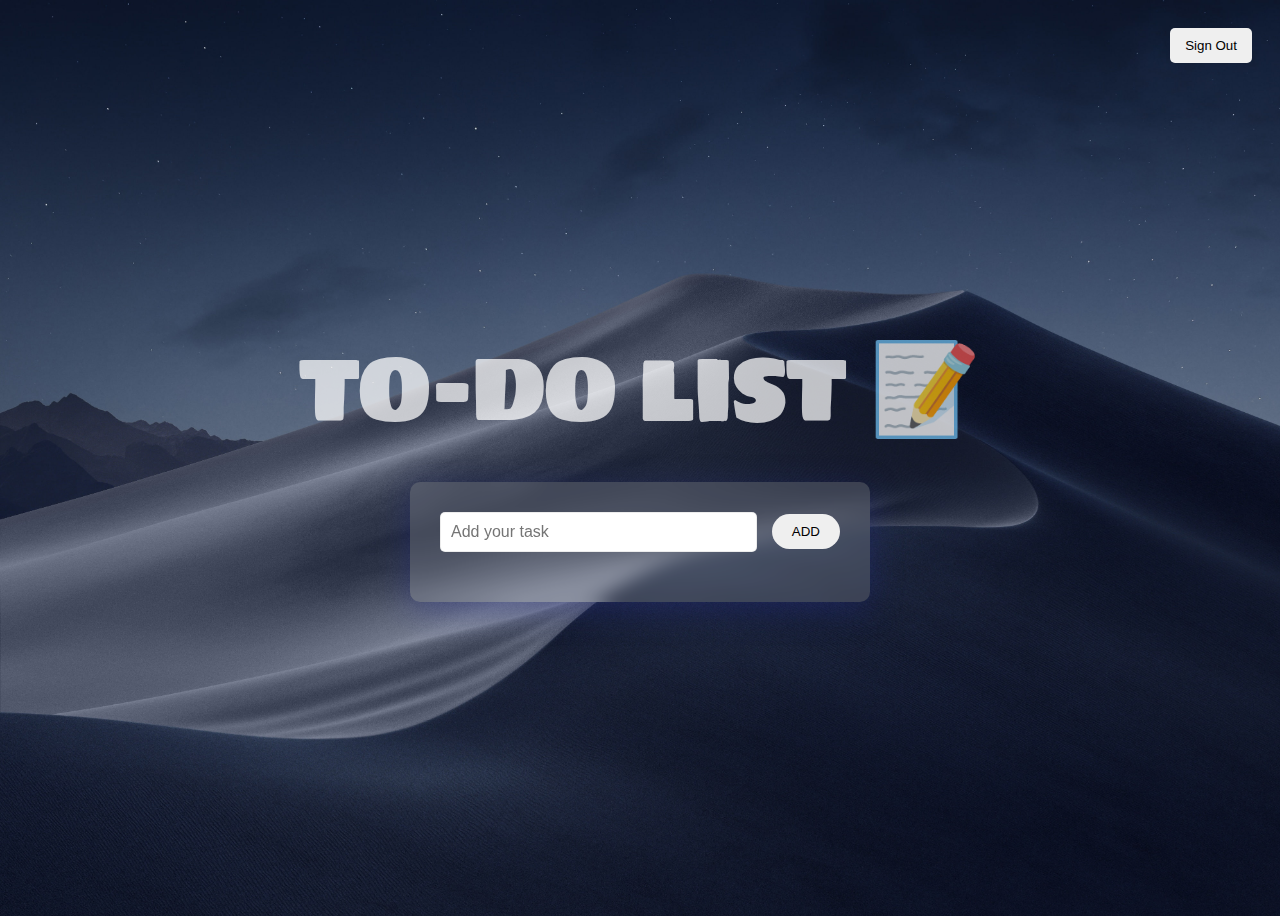
<file: index.html>
<!DOCTYPE html>
<html lang="en">
<head>
    <meta charset="UTF-8">
    <meta name="viewport" content="width=device-width, initial-scale=1.0">
    <title>To-Do List</title>
    <style>
        @import url('https://fonts.googleapis.com/css2?family=Sigmar&display=swap');
        body {
            display: flex;
            flex-direction: column;
            justify-content: center;
            align-items: center;
            height: 100vh;
            background-image: url(bg.jpg);
            background-repeat: no-repeat;
            background-size: cover;
            font-family: Arial, sans-serif;
            position: relative;
        }
        .signout {
            position: absolute;
            top: 20px;
            right: 20px;
            border: none;
            padding: 10px 15px;
            border-radius: 5px;
            cursor: pointer;
        }
        .title {
            font-family: "Sigmar", sans-serif;
            font-weight: 400;
            font-style: normal;
            color: rgba(255, 255, 255, 0.734);
            font-size: 90px;
            margin-bottom: 20px;
        }
        .container {
            padding: 30px;
            background: rgba(255, 255, 255, 0.15);
            box-shadow: 0 8px 32px rgba(31, 38, 135, 0.37);
            backdrop-filter: blur(8.5px);
            border-radius: 10px;
            width: 400px;
        }
        .input-container {
            display: flex;
            align-items: center;
            gap: 15px;
            margin-bottom: 20px;
        }
        input {
            flex: 1;
            padding: 10px;
            border: 1px solid #cccccc5e;
            border-radius: 5px;
            font-size: 16px;
        }
        button {
            padding: 10px 20px;
            border-radius: 50px;
            cursor: pointer;
            border: 0;
            transition: all 0.3s;
        }
        button:hover {
            background-color: hsl(261deg 80% 48%);
            color: white;
        }
        ul {
            list-style: none;
            padding: 0;
        }
        li {
            display: flex;
            justify-content: space-between;
            align-items: center;
            padding: 10px;
            background: rgba(255, 255, 255, 0.15);
            backdrop-filter: blur(8.5px);
            border-radius: 5px;
            font-size: 16px;
            margin-top: 10px;
        }
        li.completed {
            text-decoration: line-through;
            color: gray;
        }
        .edit, .delete {
            background: none;
            border: none;
            cursor: pointer;
        }
        .edit { color: blue; }
        .delete { color: red; }
    </style>
</head>
<body>
    <button class="signout" onclick="signOut()">Sign Out</button>
    <div class="title">TO-DO LIST 📝</div>
    <div class="container">
        <form action="todo.php" method="POST">
            <div class="input-container">
                <input type="text" name="task" placeholder="Add your task">
                <button type="submit" name="add">ADD</button>
            </div>
        </form>
        <ul id="taskList">
            <ul>


            </ul>
        </ul>
    </div>
</body>
</html>
</file>
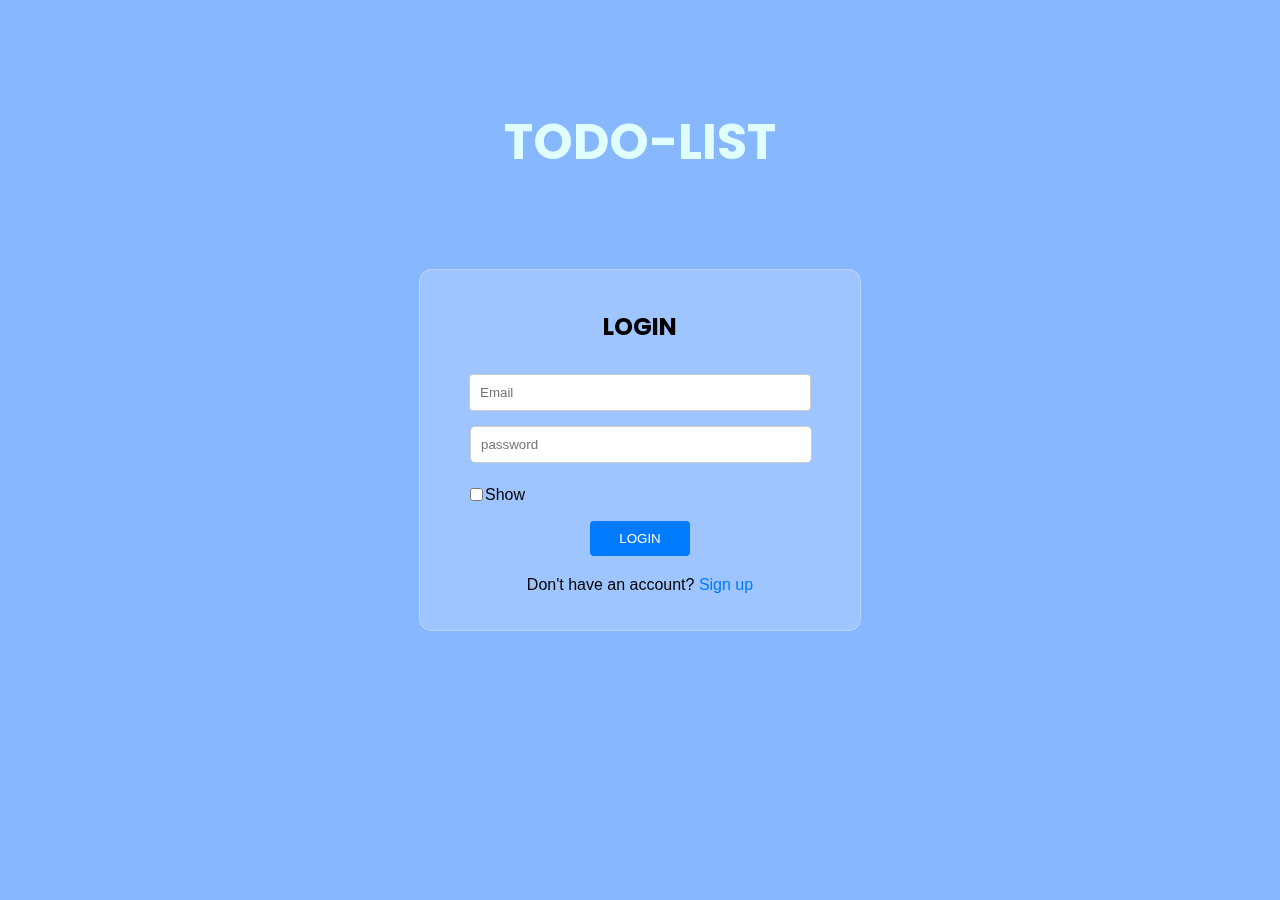
<file: login.html>
<!DOCTYPE html>
<html lang="en">
<head>
    <meta charset="UTF-8">
    <meta name="viewport" content="width=device-width, initial-scale=1.0">
    <title>Login Page</title>
    <link rel="stylesheet" href="login.css">
    <script>
        function togglePassword() {
            var passwordInput = document.getElementById("password");
            var checkbox = document.getElementById("showPassword");
            passwordInput.type = checkbox.checked ? "text" : "password";
        }
    </script>
    <style>
        .password-container {
            display: flex;
            flex-direction: column;
            align-items: flex-start;
            position: relative;
        }
        .password-container input[type="password"],
        .password-container input[type="text"] {
            width: 80%;
            padding: 10px;
            margin-top: 5px;
            margin-left: 30px;
            border-radius: 5px;
            border: 1px solid #ccc;
        }
        .password-toggle {
            display: flex;
            align-items: center;
            margin-top: 5px;
        }
        .password-toggle input {
            margin-right: 2px;
            margin-left: 30px;
        }
    </style>
</head>
<body>
    <h1>TODO-LIST</h1>
    <div class="container">
        <h2>LOGIN</h2>
        <form action="login_process.php" method="POST">
            <input type="email" name="email" placeholder="Email" required>
            <div class="password-container">
                <input type="password" id="password" name="password" placeholder="password">
                <div class="password-toggle">
                    <input type="checkbox" id="showPassword" onclick="togglePassword()">
                    <label for="showPassword">Show</label>
                </div>
            </div>
            <button type="submit">LOGIN</button>
        </form>
        <div class="signup-link">
            <p>Don't have an account? <a href="signup.html">Sign up</a></p>
        </div>
    </div>
</body>
</html>
</file>
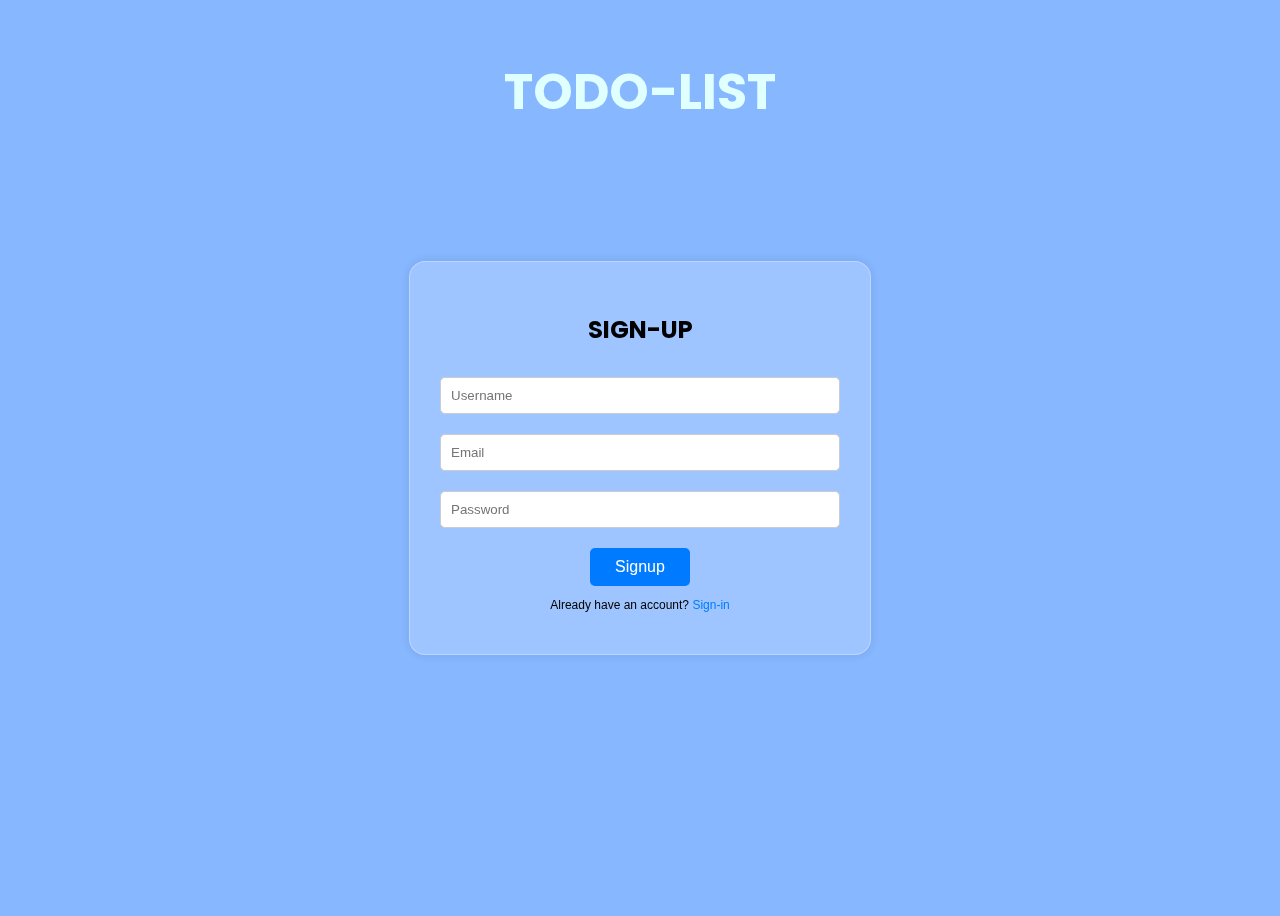
<file: signup.html>
<!DOCTYPE html>
<html lang="en">
<head>
    <meta charset="UTF-8">
    <meta name="viewport" content="width=device-width, initial-scale=1.0">
    <title>Signup Page</title>
    <link rel="stylesheet" href="signup.css">
</head>
<body>
    <h1>TODO-LIST</h1>
    <div class="container">
        <h2>SIGN-UP</h2>
        <form method="POST" action="sign_process.php">
            <input type="text" name="username" placeholder="Username" required>
            <input type="email" name="email" placeholder="Email" required>
            <input type="password" name="password" placeholder="Password" required>
            <button type="submit">Signup</button>
        </form>
        <p>Already have an account? <a href="login.html">Sign-in</a></p>
    </div>
</body>
</html>
</file>
<file: login.css>
@import url('https://fonts.googleapis.com/css2?family=Outfit:wght@100..900&family=Poppins:ital,wght@0,100;0,200;0,300;0,400;0,500;0,600;0,700;0,800;0,900;1,100;1,200;1,300;1,400;1,500;1,600;1,700;1,800;1,900&display=swap');


body {
    font-family: Arial, sans-serif;
    background-color: #86b7ff;
    display: flex;
    justify-content: center;
    align-items: center;
    height: 100vh;
    margin: 0;
}

h1{
    text-align: center;
    margin-bottom: 20px; 
    position: absolute; 
    top: 70px; 
    width: 100%;
    font-family: "Poppins", serif;
    font-weight: 700;
    font-style: normal;
    font-size: 50px;
    color: rgb(224, 255, 255);
}
.container {
    background: rgba(255, 255, 255, 0.2);
    backdrop-filter: blur(10px);
    -webkit-backdrop-filter: blur(10px);
    border: 1px solid rgba(255, 255, 255, 0.3);
    padding: 20px;
    border-radius: 13px;
    width: 400px; 
    text-align: center;
}

.container:hover{
    transform: scale(1.03);
    transition: transform 0.3s ease-in-out;
}
.container h2 {
    font-family: "Poppins", serif;
    font-weight: 700;
    font-style: normal;
    margin-bottom: 20px;
}
.container input {
    width: 80%; 
    padding: 10px;
    margin: 10px 0;
    border: 1px solid #ccc;
    border-radius: 4px;
}
.container button {
    margin-top: 10px ;
    width: 100px;
    padding: 10px;
    background-color: #007bff;
    color: #fff;
    border: none;
    border-radius: 4px;
    cursor: pointer;
}
.container button:hover {
    background-color: #0056b3;
}
.container .signup-link {
    margin-top: 20px;
}
.container .signup-link a {
    color: #007bff;
    text-decoration: none;
}
.container .signup-link a:hover {
    text-decoration: underline;
}
</file>
<file: signup.css>
@import url('https://fonts.googleapis.com/css2?family=Outfit:wght@100..900&family=Poppins:ital,wght@0,100;0,200;0,300;0,400;0,500;0,600;0,700;0,800;0,900;1,100;1,200;1,300;1,400;1,500;1,600;1,700;1,800;1,900&display=swap');
        body {
            font-family: Arial, sans-serif;
            background-color: #86b7ff;
            display: flex;
            justify-content: center;
            align-items: center;
            height: 100vh;
        }
        h1{
            color:rgb(224, 255, 255);
            text-align: center;
             margin-bottom: 20px; 
             position: absolute; 
             top: 20px; 
             width: 100%;
             font-family: "Poppins", serif;
             font-weight: 700;
             font-style: normal;
             font-size: 50px;
        }
        .container {
            background: rgba(255, 255, 255, 0.2);
            backdrop-filter: blur(10px);
            -webkit-backdrop-filter: blur(10px);
            border: 1px solid rgba(255, 255, 255, 0.3);
            padding: 30px;
            border-radius: 16px;
            box-shadow: 0 0 10px rgba(0, 0, 0, 0.1);
            width: 400px; 
        }
        .container:hover {
            transform: scale(1.05);
            transition: transform 0.3s ease-in-out;
        }
        .container input {
            width: 90%; 
            padding: 10px;
            margin: 10px 0;
            border: 1px solid #ccc;
            border-radius: 5px;
            box-sizing: border-box; 
        }
        .container h2 {
            font-family: "Poppins", serif;
            font-weight: 700;
            font-style: normal;
            text-align: center;
            margin-bottom: 20px;
        }
        .container input {
            width: 100%;
            padding: 10px;
            margin: 10px 0;
            border: 1px solid #ccc;
            border-radius: 5px;
        }
        .container button {
            display: block;
            margin: 0 auto;
            margin-top: 10px;
            width: 100px;
            padding: 10px;
            background-color: #007bff;
            border: none;
            border-radius: 5px;
            color: #fff;
            font-size: 16px;
        }
        .container p {
            font-size: 12px;
            text-align: center;
        }
        .container a {
            color: #007bff;
            text-decoration: none;
        }
</file>
